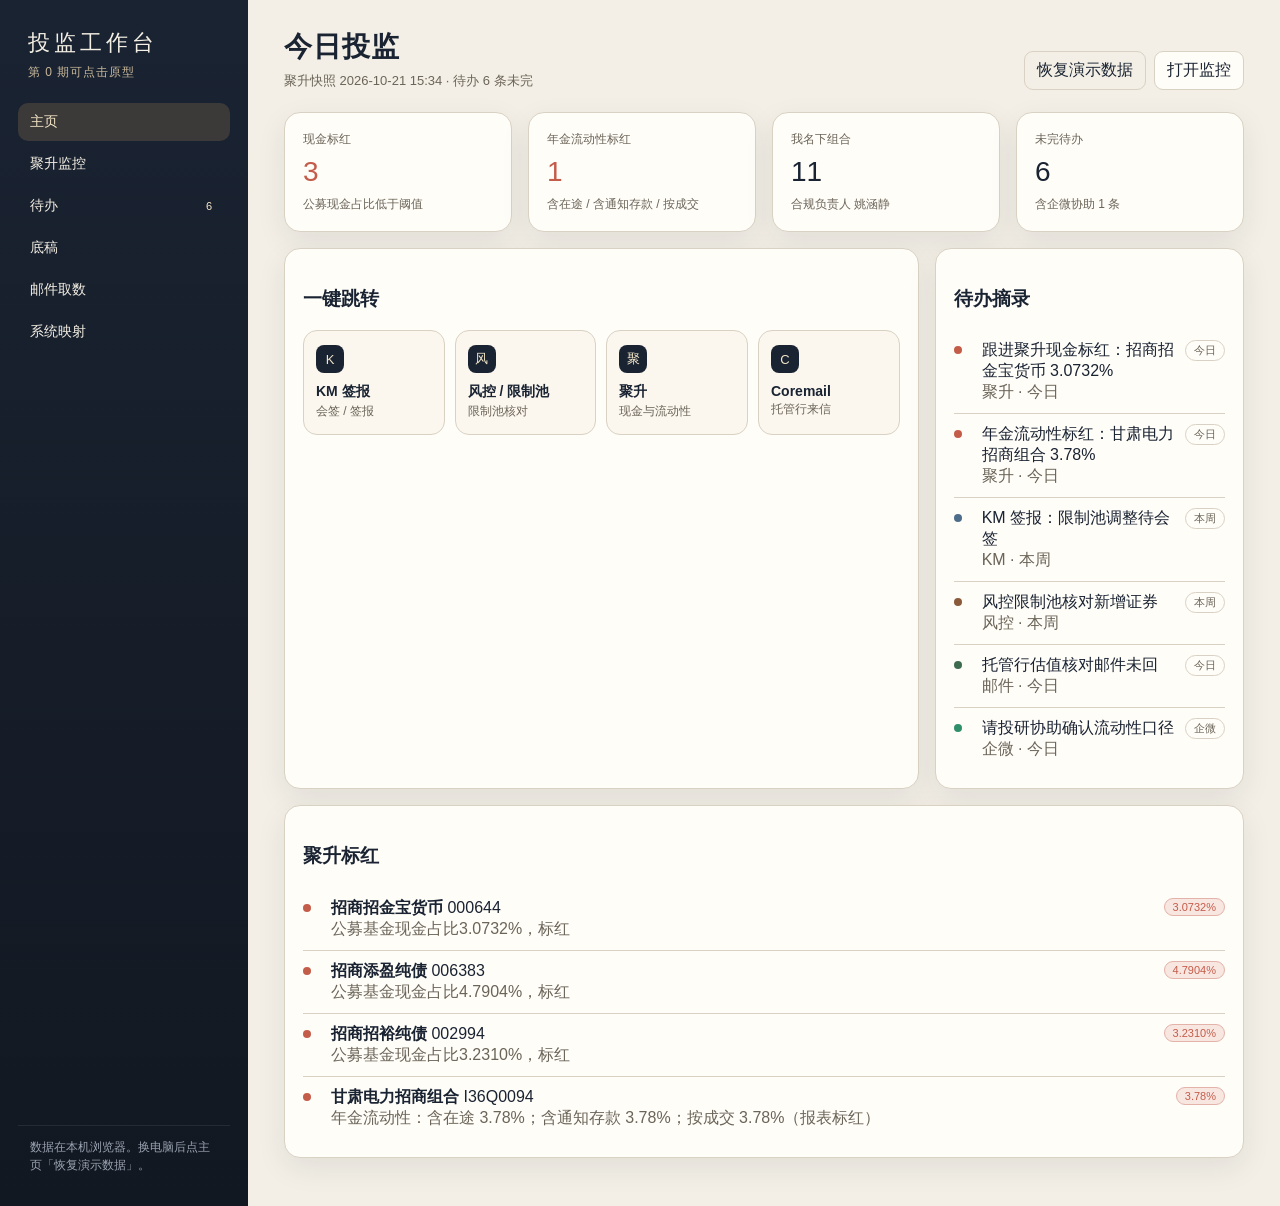
<file: workbench/index.html>
<!DOCTYPE html>
<html lang="zh-CN">
  <head>
    <meta charset="utf-8" />
    <meta name="viewport" content="width=device-width, initial-scale=1" />
    <title>投监工作台</title>
    <link rel="stylesheet" href="./styles.css" />
  </head>
  <body>
    <div id="app" class="app"></div>
    <script src="./app.js"></script>
  </body>
</html>
</file>
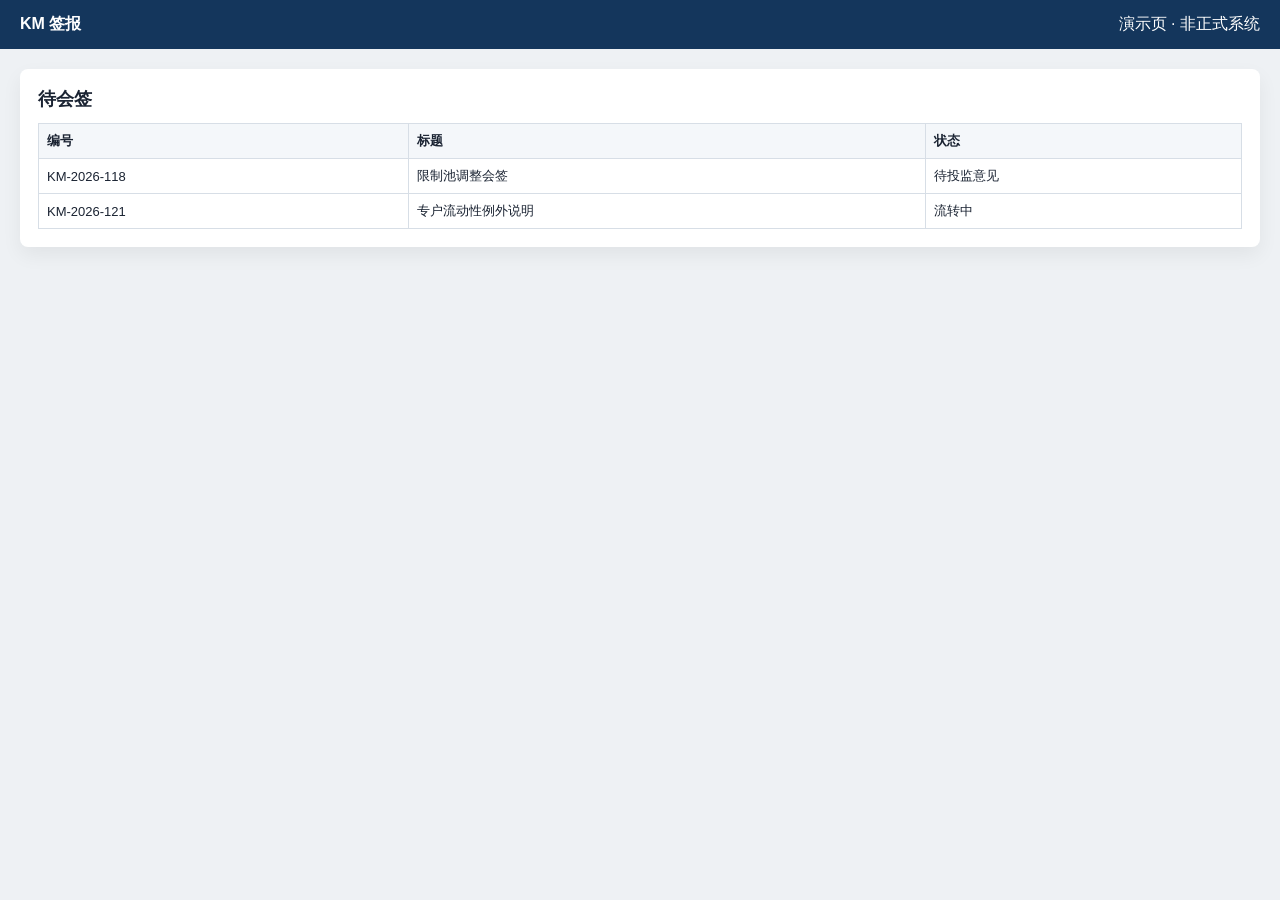
<file: workbench/source.html>
<!DOCTYPE html>
<html lang="zh-CN">
  <head>
    <meta charset="utf-8" />
    <title>来源系统演示</title>
    <link rel="stylesheet" href="./styles.css" />
  </head>
  <body class="source-body">
    <div class="source-top">
      <strong id="sys-name">来源系统</strong>
      <span>演示页 · 非正式系统</span>
    </div>
    <div class="source-panel" id="panel"></div>
    <script>
      const sys = new URLSearchParams(location.search).get("sys") || "km";
      const pages = {
        km: {
          name: "KM 签报",
          html: `<h2>待会签</h2>
            <table class="source-table">
              <tr><th>编号</th><th>标题</th><th>状态</th></tr>
              <tr><td>KM-2026-118</td><td>限制池调整会签</td><td>待投监意见</td></tr>
              <tr><td>KM-2026-121</td><td>专户流动性例外说明</td><td>流转中</td></tr>
            </table>`
        },
        risk: {
          name: "风控 / 限制池",
          html: `<h2>限制池摘录</h2>
            <table class="source-table">
              <tr><th>证券</th><th>类型</th><th>生效</th></tr>
              <tr><td>示例证券 A</td><td>限制买入</td><td>2026-10-20</td></tr>
              <tr><td>示例证券 B</td><td>限制卖出</td><td>2026-10-21</td></tr>
            </table>`
        },
        supervise: {
          name: "聚升",
          html: `<h2>监督报表</h2>
            <p>现金占比、年金流动性从工作台「聚升监控」查看快照。</p>
            <p>正式地址请填到系统映射，不要把账号写进页面。</p>`
        },
        mail: {
          name: "Coremail",
          html: `<h2>托管行来信</h2>
            <table class="source-table">
              <tr><th>发件人</th><th>主题</th><th>时间</th></tr>
              <tr><td>托管行估值</td><td>估值核对 2026-10-21</td><td>08:12</td></tr>
              <tr><td>托管行清算</td><td>在途交易确认</td><td>09:40</td></tr>
            </table>`
        }
      };
      const page = pages[sys] || pages.km;
      document.getElementById("sys-name").textContent = page.name;
      document.getElementById("panel").innerHTML = page.html;
      document.title = page.name + " · 演示";
    </script>
  </body>
</html>
</file>
<file: workbench/styles.css>
:root {
  --ink: #1a2332;
  --ink-2: #243044;
  --paper: #f3efe6;
  --paper-2: #fffdf8;
  --line: #d9d1c3;
  --gold: #b08d57;
  --gold-2: #8c6a38;
  --red: #c45c4a;
  --red-bg: #f8e6e1;
  --muted: #6b6458;
  --ok: #3d6b4f;
  --shadow: 0 10px 30px rgba(26, 35, 50, 0.08);
  --sidebar: 248px;
}

* { box-sizing: border-box; }
html, body { height: 100%; margin: 0; }
body {
  font-family: "PingFang SC", "Hiragino Sans GB", "Noto Sans SC", "Microsoft YaHei", sans-serif;
  background: var(--paper);
  color: var(--ink);
}

.app {
  display: grid;
  grid-template-columns: var(--sidebar) 1fr;
  min-height: 100%;
}

.sidebar {
  background: linear-gradient(180deg, var(--ink) 0%, #121821 100%);
  color: #f4efe4;
  padding: 28px 18px 20px;
  display: flex;
  flex-direction: column;
  gap: 22px;
}

.brand {
  padding: 0 10px;
}
.brand .mark {
  font-family: "Songti SC", "Noto Serif SC", serif;
  font-size: 22px;
  letter-spacing: 0.18em;
}
.brand .sub {
  margin-top: 6px;
  color: #c9b89a;
  font-size: 12px;
  letter-spacing: 0.08em;
}

.nav { display: flex; flex-direction: column; gap: 4px; }
.nav a {
  color: inherit;
  text-decoration: none;
  padding: 10px 12px;
  border-radius: 10px;
  display: flex;
  justify-content: space-between;
  align-items: center;
  font-size: 14px;
}
.nav a:hover { background: rgba(255,255,255,0.06); }
.nav a.active { background: rgba(176, 141, 87, 0.22); color: #f6e7c8; }
.nav .count {
  min-width: 18px;
  text-align: center;
  font-size: 11px;
  color: #f6e7c8;
}

.side-foot {
  margin-top: auto;
  padding: 12px;
  border-top: 1px solid rgba(255,255,255,0.08);
  font-size: 12px;
  color: #9aa3b2;
  line-height: 1.5;
}

.main { padding: 28px 36px 48px; min-width: 0; }
.topbar {
  display: flex;
  justify-content: space-between;
  align-items: flex-end;
  margin-bottom: 22px;
  gap: 16px;
}
.topbar h1 {
  margin: 0;
  font-size: 28px;
  font-weight: 600;
  letter-spacing: 0.04em;
}
.topbar p { margin: 6px 0 0; color: var(--muted); font-size: 13px; }
.actions { display: flex; gap: 8px; flex-wrap: wrap; }

button, .btn {
  border: 1px solid var(--line);
  background: var(--paper-2);
  color: var(--ink);
  border-radius: 9px;
  padding: 8px 12px;
  font: inherit;
  cursor: pointer;
  text-decoration: none;
  display: inline-flex;
  align-items: center;
  gap: 6px;
}
button.primary, .btn.primary {
  background: var(--ink);
  color: #f6efe2;
  border-color: var(--ink);
}
button.ghost { background: transparent; }
button:hover, .btn:hover { border-color: var(--gold); }

.grid {
  display: grid;
  grid-template-columns: repeat(12, 1fr);
  gap: 16px;
}
.card {
  background: var(--paper-2);
  border: 1px solid var(--line);
  border-radius: 16px;
  padding: 18px;
  box-shadow: var(--shadow);
}
.span-3 { grid-column: span 3; }
.span-4 { grid-column: span 4; }
.span-6 { grid-column: span 6; }
.span-8 { grid-column: span 8; }
.span-12 { grid-column: span 12; }

.kpi .label { color: var(--muted); font-size: 12px; }
.kpi .value { font-size: 28px; margin-top: 8px; font-variant-numeric: tabular-nums; }
.kpi .hint { margin-top: 8px; font-size: 12px; color: var(--muted); }
.kpi.warn .value { color: var(--red); }

.jump {
  display: grid;
  grid-template-columns: repeat(4, 1fr);
  gap: 10px;
}
.jump a {
  text-decoration: none;
  color: inherit;
  border: 1px solid var(--line);
  border-radius: 14px;
  padding: 14px 12px;
  background: #fbf7ef;
  min-height: 92px;
}
.jump a:hover { border-color: var(--gold); }
.jump .glyph {
  width: 28px; height: 28px;
  border-radius: 8px;
  display: grid; place-items: center;
  background: var(--ink);
  color: #f3e6c8;
  font-size: 13px;
  margin-bottom: 10px;
}
.jump b { display: block; font-size: 14px; }
.jump span { color: var(--muted); font-size: 12px; }

.list { margin: 0; padding: 0; list-style: none; }
.list li {
  display: grid;
  grid-template-columns: 18px 1fr auto;
  gap: 10px;
  align-items: start;
  padding: 10px 0;
  border-bottom: 1px solid var(--line);
}
.list li:last-child { border-bottom: 0; }
.dot { width: 8px; height: 8px; border-radius: 50%; margin-top: 6px; background: var(--gold); }
.dot.jush { background: var(--red); }
.dot.km { background: #4d6d8b; }
.dot.risk { background: #8a5a3a; }
.dot.mail { background: #3d6b4f; }
.dot.wecom { background: #2f8f6b; }
.tag {
  font-size: 11px;
  border: 1px solid var(--line);
  border-radius: 999px;
  padding: 2px 8px;
  color: var(--muted);
}
.tag.red { color: var(--red); border-color: #e3b2a8; background: var(--red-bg); }

.tabs { display: flex; gap: 6px; margin-bottom: 12px; }
.tabs button[aria-selected="true"] {
  background: var(--ink);
  color: #f6efe2;
  border-color: var(--ink);
}

.table-wrap { overflow: auto; max-height: 62vh; border: 1px solid var(--line); border-radius: 12px; }
table { border-collapse: collapse; width: 100%; font-size: 12px; }
th, td {
  border-bottom: 1px solid var(--line);
  padding: 8px 10px;
  text-align: left;
  white-space: nowrap;
}
th { position: sticky; top: 0; background: #efe8da; z-index: 1; font-weight: 600; }
tr:hover td { background: #f7f1e6; }
td.red { color: var(--red); background: var(--red-bg); font-weight: 600; }
.muted { color: var(--muted); }

.todo-form { display: flex; gap: 8px; margin-bottom: 12px; }
.todo-form input, .todo-form select, textarea {
  font: inherit;
  border: 1px solid var(--line);
  border-radius: 9px;
  padding: 8px 10px;
  background: #fff;
}
.todo-form input { flex: 1; }
.done { text-decoration: line-through; color: var(--muted); }

.papers { display: grid; gap: 8px; }
.paper-item {
  display: flex;
  justify-content: space-between;
  border: 1px dashed var(--line);
  border-radius: 12px;
  padding: 12px;
}

.split {
  display: grid;
  grid-template-columns: 1fr 1fr;
  gap: 16px;
}
iframe.source {
  width: 100%;
  height: 420px;
  border: 1px solid var(--line);
  border-radius: 12px;
  background: #fff;
}

@media (max-width: 1100px) {
  .app { grid-template-columns: 1fr; }
  .sidebar { flex-direction: row; align-items: center; gap: 16px; padding: 14px 16px; }
  .nav { flex-direction: row; overflow: auto; }
  .side-foot, .brand .sub { display: none; }
  .span-3, .span-4, .span-6, .span-8 { grid-column: span 12; }
  .jump { grid-template-columns: 1fr 1fr; }
}

/* source mock pages */
.source-body { margin: 0; background: #eef1f4; font-family: "PingFang SC", sans-serif; }
.source-top {
  background: #14365c;
  color: #fff;
  padding: 14px 20px;
  display: flex;
  justify-content: space-between;
}
.source-panel {
  margin: 20px;
  background: #fff;
  border-radius: 8px;
  padding: 18px;
  box-shadow: 0 8px 20px rgba(0,0,0,.06);
}
.source-panel h2 { margin: 0 0 12px; font-size: 18px; }
.source-table { width: 100%; border-collapse: collapse; font-size: 13px; }
.source-table th, .source-table td { border: 1px solid #d7dee6; padding: 8px; }
.source-table th { background: #f4f7fa; }
</file>
